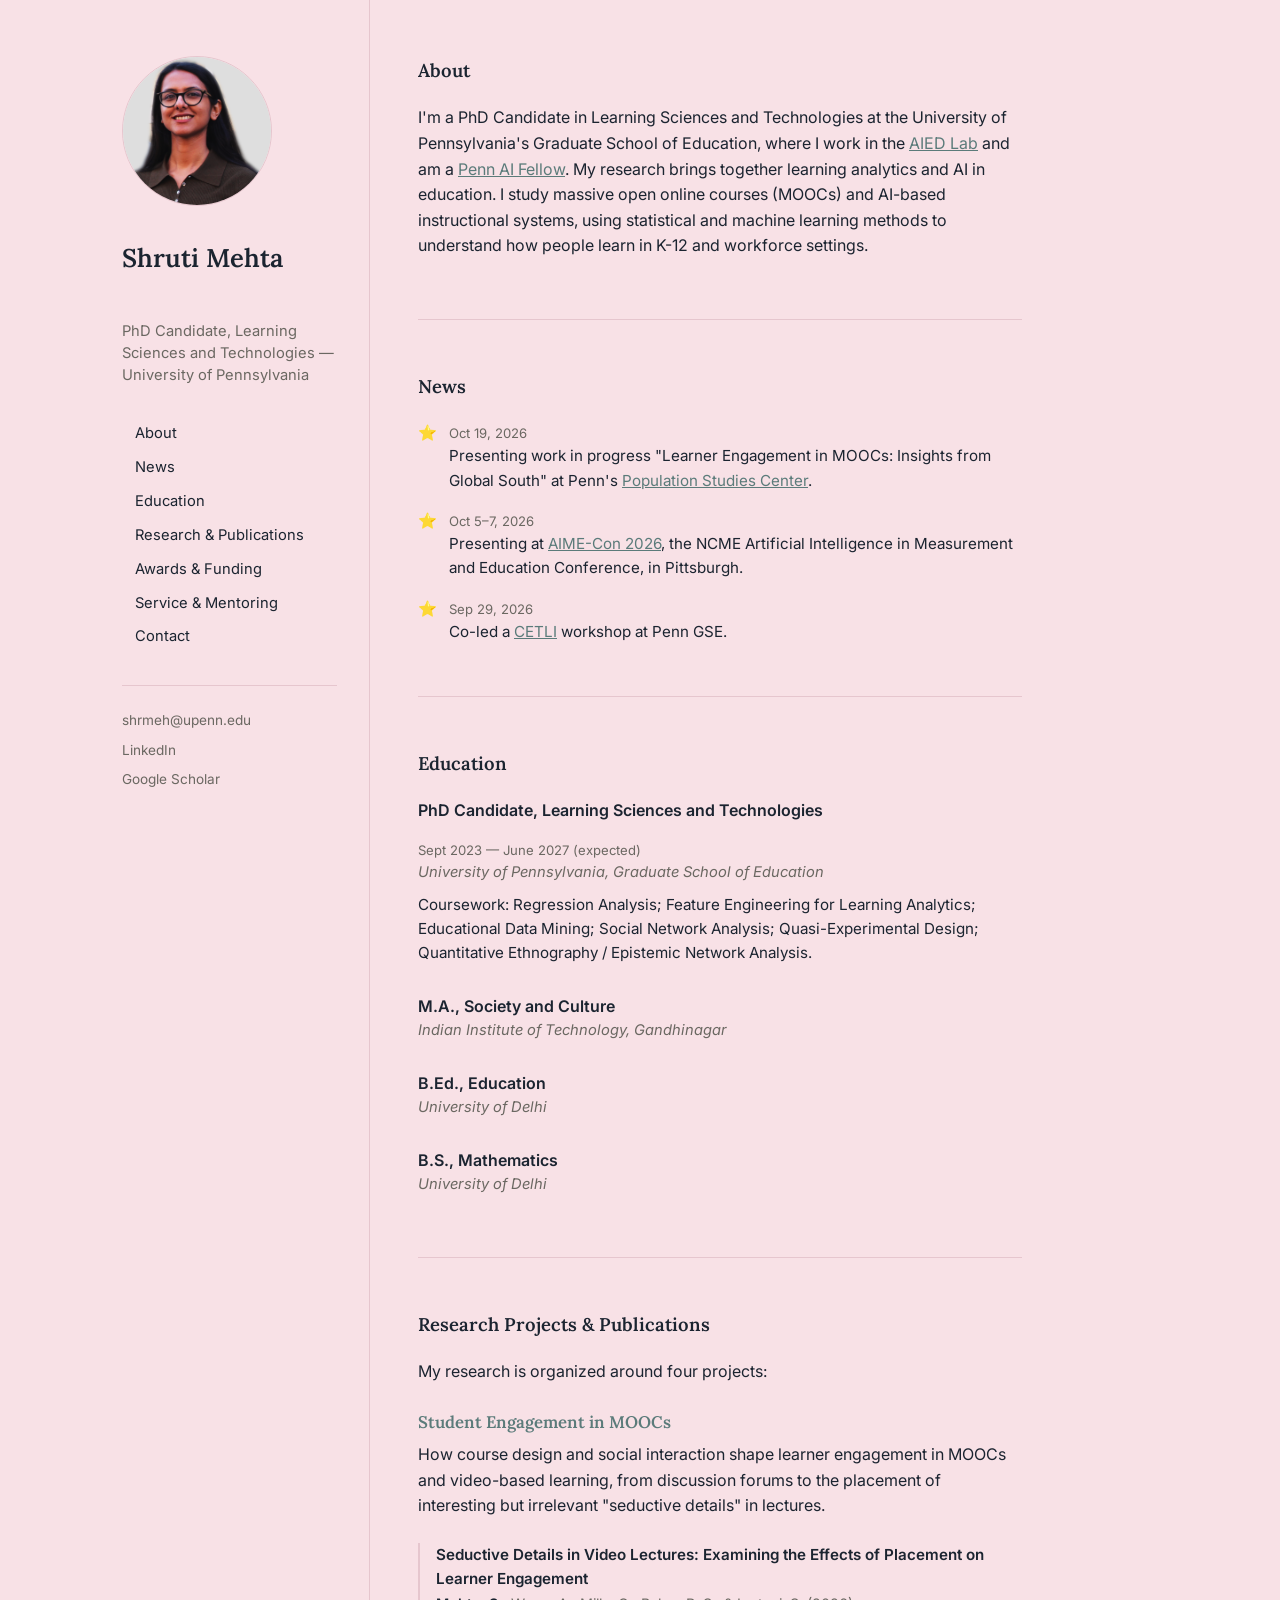
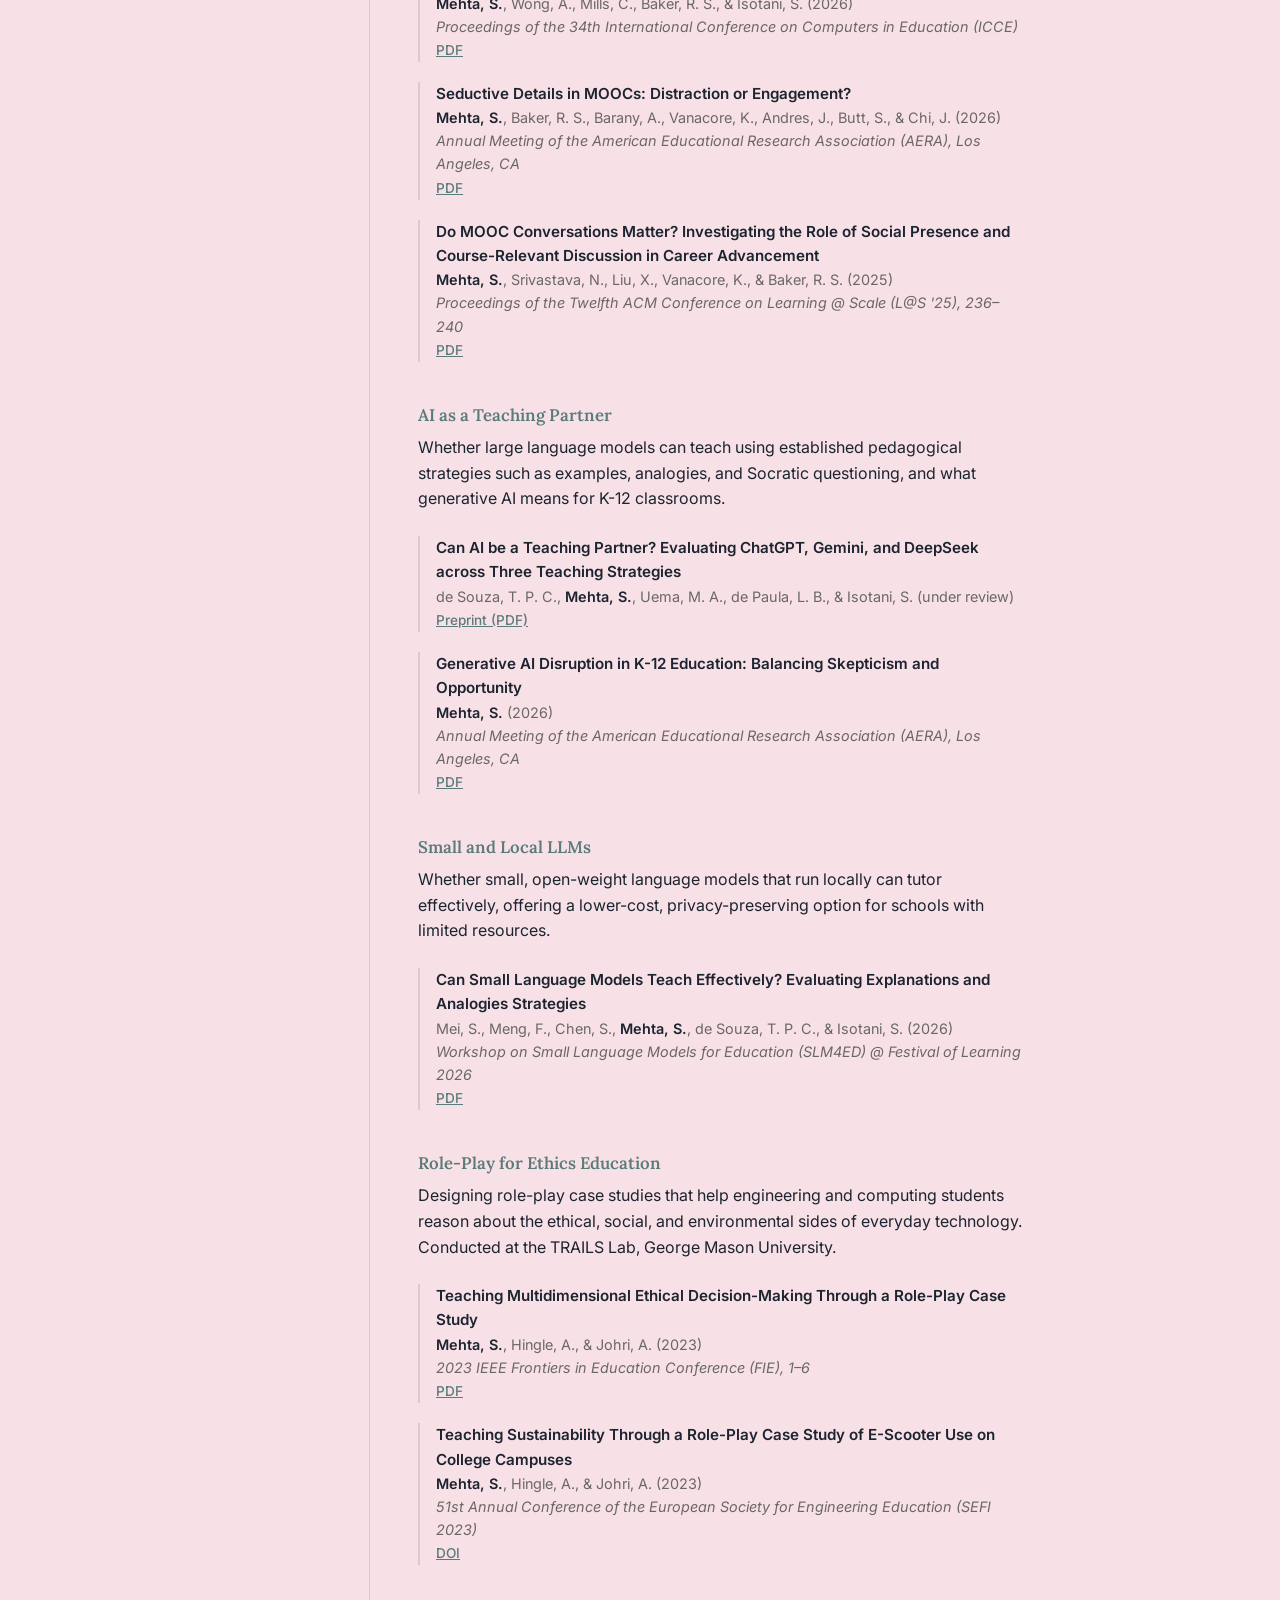
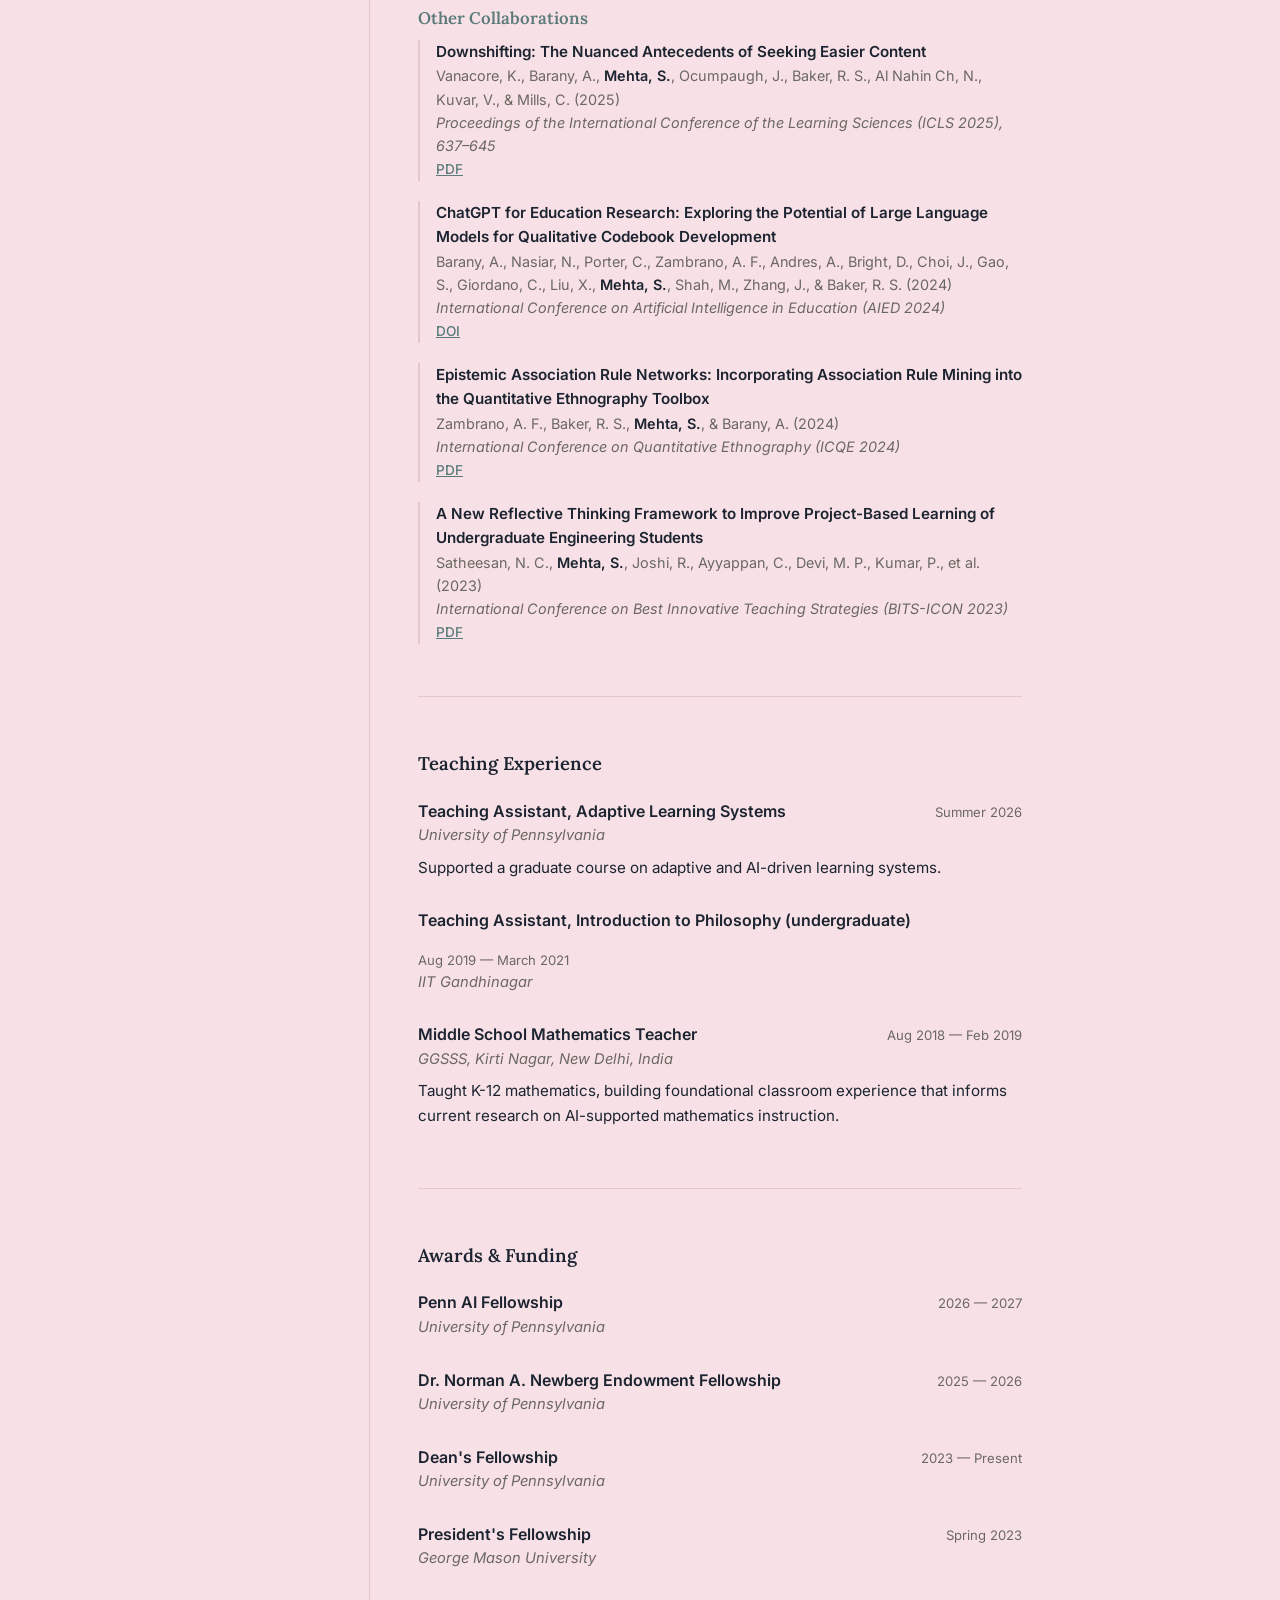
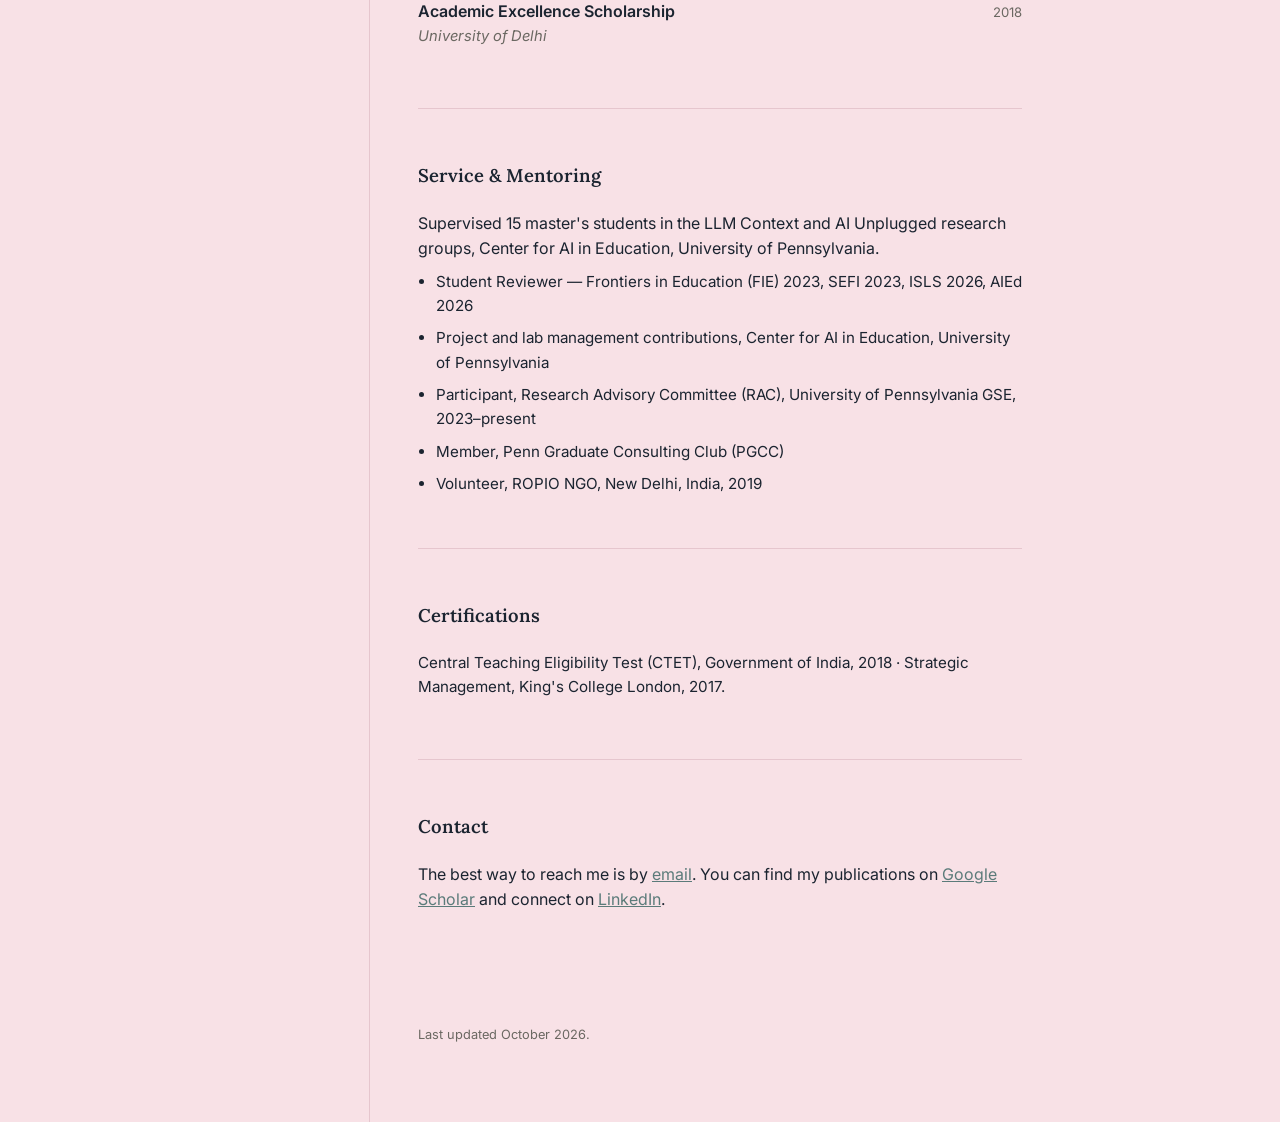
<file: index.html>
<!DOCTYPE html>
<html lang="en">
<head>
<meta charset="UTF-8">
<meta name="viewport" content="width=device-width, initial-scale=1.0">
<title>Shruti Mehta | PhD Candidate | Learning Sciences & Technologies | University of Pennsylvania</title>
<link rel="preconnect" href="https://fonts.googleapis.com">
<link rel="preconnect" href="https://fonts.gstatic.com" crossorigin>
<link href="https://fonts.googleapis.com/css2?family=Lora:ital,wght@0,400;0,500;0,600;1,400&family=Inter:wght@400;500;600&display=swap" rel="stylesheet">
<link rel="stylesheet" href="style.css">
</head>
<body>

<div class="layout">

  <header class="sidebar">
    <div class="sidebar-inner">
      <!-- CHANGED: removed a stray "<" before this image tag -->
      <img src="shruti_headshot.png" alt="Shruti Mehta" class="headshot">
      <h1 class="name">Shruti Mehta</h1>
      <p class="tagline">PhD Candidate, Learning Sciences and Technologies — University of Pennsylvania</p>

      <nav class="nav">
        <a href="#about">About</a>
        <a href="#news">News</a>   <!-- NEW: News tab -->
        <a href="#education">Education</a>
        <a href="#research">Research &amp; Publications</a>
        <a href="#awards">Awards &amp; Funding</a>
        <a href="#service">Service &amp; Mentoring</a>
        <a href="#contact">Contact</a>
      </nav>

      <!-- CHANGED: LinkedIn and Google Scholar now link to real profiles (were "#") -->
      <div class="sidebar-footer">
        <a href="mailto:shrmeh@upenn.edu">shrmeh@upenn.edu</a>
        <a href="https://www.linkedin.com/in/shruti-mehta-19466121a/" target="_blank" rel="noopener">LinkedIn</a>
        <a href="https://scholar.google.com/citations?user=c59vxVcAAAAJ&amp;hl=en" target="_blank" rel="noopener">Google Scholar</a>
      </div>
    </div>
  </header>

  <main class="content">

    <section id="about" class="section">
      <h2>About</h2>
       <p>
    I'm a PhD Candidate in Learning Sciences and Technologies at the University
    of Pennsylvania's Graduate School of Education, where I work in the
    <a href="https://www.gse.upenn.edu/our-expertise/artificial-intelligence-education-lab" target="_blank" rel="noopener">AIED Lab</a>
    and am a
    <a href="https://ai.upenn.edu/penn-ai-fellows" target="_blank" rel="noopener">Penn AI Fellow</a>.
    My research brings together learning analytics and AI in education. I study
    massive open online courses (MOOCs) and AI-based instructional systems,
    using statistical and machine learning methods to understand how people
    learn in K-12 and workforce settings.
    </p>
    </section>

    <!-- NEW: News section with twinkling stars. To add news, copy one <li> block,
         paste it at the top of the list, and edit the date and text. -->
    <section id="news" class="section">
      <h2>News</h2>
      <!-- CHANGED: added exact dates and put items newest first -->
      <ul class="news-list">
        <li>
          <span class="news-star" aria-hidden="true">⭐</span>
          <div>
            <span class="news-date">Oct 19, 2026</span>
            Presenting work in progress "Learner Engagement in MOOCs: Insights from Global South" at Penn's
            <a href="https://www.pop.upenn.edu/" target="_blank" rel="noopener">Population Studies Center</a>.
          </div>
        </li>
        <li>
          <span class="news-star" aria-hidden="true">⭐</span>
          <div>
            <span class="news-date">Oct 5–7, 2026</span>
            Presenting at <a href="https://aclanthology.org/venues/aimecon/" target="_blank" rel="noopener">AIME-Con 2026</a>,
            the NCME Artificial Intelligence in Measurement and Education Conference, in Pittsburgh.
          </div>
        </li>
        <li>
          <span class="news-star" aria-hidden="true">⭐</span>
          <div>
            <span class="news-date">Sep 29, 2026</span>
            Co-led a <a href="https://cetli.upenn.edu/" target="_blank" rel="noopener">CETLI</a> workshop at Penn GSE.
          </div>
        </li>
      </ul>
    </section>
    <!-- END of new News section -->

    <section id="education" class="section">
      <h2>Education</h2>
      <div class="entry">
        <div class="entry-header">
          <h3>PhD Candidate, Learning Sciences and Technologies</h3>
          <span class="entry-date">Sept 2023 — June 2027 (expected)</span>
        </div>
        <p class="entry-org">University of Pennsylvania, Graduate School of Education</p>
        <p class="entry-detail">
          Coursework: Regression Analysis; Feature Engineering for Learning Analytics;
          Educational Data Mining; Social Network Analysis; Quasi-Experimental Design;
          Quantitative Ethnography / Epistemic Network Analysis.
        </p>
      </div>

      <div class="entry">
        <div class="entry-header">
          <h3>M.A., Society and Culture</h3>
        </div>
        <p class="entry-org">Indian Institute of Technology, Gandhinagar</p>
      </div>

      <div class="entry">
        <div class="entry-header">
          <h3>B.Ed., Education</h3>
        </div>
        <p class="entry-org">University of Delhi</p>
      </div>

      <div class="entry">
        <div class="entry-header">
          <h3>B.S., Mathematics</h3>
        </div>
        <p class="entry-org">University of Delhi</p>
      </div>
    </section>

    <section id="research" class="section">
      <h2>Research Projects &amp; Publications</h2>
      <p class="project-summary">My research is organized around four projects: </p>
 
      <div id="moocs" class="project">
      <h3 class="project-title">Student Engagement in MOOCs</h3>
      <p class="project-summary">
        How course design and social interaction shape learner engagement in
        MOOCs and video-based learning, from discussion forums to the
        placement of interesting but irrelevant "seductive details" in lectures.
      </p>
      <ul class="pubs">
        <li>
          <span class="pub-title">Seductive Details in Video Lectures: Examining the Effects of Placement on Learner Engagement</span>
          <span class="pub-authors"><strong>Mehta, S.</strong>, Wong, A., Mills, C., Baker, R. S., &amp; Isotani, S. (2026)</span>
          <span class="pub-venue">Proceedings of the 34th International Conference on Computers in Education (ICCE)</span>
          <a class="pub-link" href="https://learninganalytics.upenn.edu/ryanbaker/ICCE2026_Camera-ready_sm3.pdf" target="_blank" rel="noopener">PDF</a>
        </li>
        <li>
          <span class="pub-title">Seductive Details in MOOCs: Distraction or Engagement?</span>
          <span class="pub-authors"><strong>Mehta, S.</strong>, Baker, R. S., Barany, A., Vanacore, K., Andres, J., Butt, S., &amp; Chi, J. (2026)</span>
          <span class="pub-venue">Annual Meeting of the American Educational Research Association (AERA), Los Angeles, CA</span>
          <a class="pub-link" href="https://www.researchgate.net/profile/Ryan-Baker-2/publication/401086351_Seductive_Details_in_MOOCs_Distraction_or_Engagement/links/699c64b312f837212a1dd82c/Seductive-Details-in-MOOCs-Distraction-or-Engagement.pdf" target="_blank" rel="noopener">PDF</a>
        </li>
        <li>
          <span class="pub-title">Do MOOC Conversations Matter? Investigating the Role of Social Presence and Course-Relevant Discussion in Career Advancement</span>
          <span class="pub-authors"><strong>Mehta, S.</strong>, Srivastava, N., Liu, X., Vanacore, K., &amp; Baker, R. S. (2025)</span>
          <span class="pub-venue">Proceedings of the Twelfth ACM Conference on Learning @ Scale (L@S '25), 236–240</span>
          <a class="pub-link" href="https://dl.acm.org/doi/pdf/10.1145/3698205.3733930" target="_blank" rel="noopener">PDF</a>
        </li>
      </ul>
      </div>
 
      <div id="teaching-partner" class="project">
      <h3 class="project-title">AI as a Teaching Partner</h3>
      <p class="project-summary">
        Whether large language models can teach using established pedagogical
        strategies such as examples, analogies, and Socratic questioning, and
        what generative AI means for K-12 classrooms.
      </p>
      <ul class="pubs">
        <li>
          <span class="pub-title">Can AI be a Teaching Partner? Evaluating ChatGPT, Gemini, and DeepSeek across Three Teaching Strategies</span>
          <span class="pub-authors">de Souza, T. P. C., <strong>Mehta, S.</strong>, Uema, M. A., de Paula, L. B., &amp; Isotani, S. (under review)</span>
          <a class="pub-link" href="https://arxiv.org/pdf/2603.26673" target="_blank" rel="noopener">Preprint (PDF)</a>
        </li>
        <li>
          <span class="pub-title">Generative AI Disruption in K-12 Education: Balancing Skepticism and Opportunity</span>
          <span class="pub-authors"><strong>Mehta, S.</strong> (2026)</span>
          <span class="pub-venue">Annual Meeting of the American Educational Research Association (AERA), Los Angeles, CA</span>
          <a class="pub-link" href="https://www.researchgate.net/profile/Shruti-Mehta-12/publication/411065391_Generative_AI_Disruption_in_K-12_Education_Balancing_Skepticism_and_Opportunity/links/6a6d3e6bb0f5ac1f8eca0aba/Generative-AI-Disruption-in-K-12-Education-Balancing-Skepticism-and-Opportunity.pdf" target="_blank" rel="noopener">PDF</a>
        </li>
      </ul>
      </div>
 
      <div id="small-llms" class="project">
      <h3 class="project-title">Small and Local LLMs</h3>
      <p class="project-summary">
        Whether small, open-weight language models that run locally can tutor
        effectively, offering a lower-cost, privacy-preserving option for
        schools with limited resources.
      </p>
      <ul class="pubs">
        <li>
          <span class="pub-title">Can Small Language Models Teach Effectively? Evaluating Explanations and Analogies Strategies</span>
          <span class="pub-authors">Mei, S., Meng, F., Chen, S., <strong>Mehta, S.</strong>, de Souza, T. P. C., &amp; Isotani, S. (2026)</span>
          <span class="pub-venue">Workshop on Small Language Models for Education (SLM4ED) @ Festival of Learning 2026</span>
          <a class="pub-link" href="https://slm4ed-workshop.github.io/papers/paper5.pdf" target="_blank" rel="noopener">PDF</a>
        </li>
      </ul>
      </div>
 
      <div id="role-play" class="project">
      <h3 class="project-title">Role-Play for Ethics Education</h3>
      <p class="project-summary">
        Designing role-play case studies that help engineering and computing
        students reason about the ethical, social, and environmental sides of
        everyday technology. Conducted at the TRAILS Lab, George Mason University.
      </p>
      <ul class="pubs">
        <li>
          <span class="pub-title">Teaching Multidimensional Ethical Decision-Making Through a Role-Play Case Study</span>
          <span class="pub-authors"><strong>Mehta, S.</strong>, Hingle, A., &amp; Johri, A. (2023)</span>
          <span class="pub-venue">2023 IEEE Frontiers in Education Conference (FIE), 1–6</span>
          <a class="pub-link" href="https://par.nsf.gov/servlets/purl/10504070" target="_blank" rel="noopener">PDF</a>
        </li>
        <li>
          <span class="pub-title">Teaching Sustainability Through a Role-Play Case Study of E-Scooter Use on College Campuses</span>
          <span class="pub-authors"><strong>Mehta, S.</strong>, Hingle, A., &amp; Johri, A. (2023)</span>
          <span class="pub-venue">51st Annual Conference of the European Society for Engineering Education (SEFI 2023)</span>
          <a class="pub-link" href="https://doi.org/10.21427/ezxc-6m65" target="_blank" rel="noopener">DOI</a>
        </li>
      </ul>
      </div>
 
      <div id="other" class="project">
      <h3 class="project-title">Other Collaborations</h3>
      <ul class="pubs">
        <li>
          <span class="pub-title">Downshifting: The Nuanced Antecedents of Seeking Easier Content</span>
          <span class="pub-authors">Vanacore, K., Barany, A., <strong>Mehta, S.</strong>, Ocumpaugh, J., Baker, R. S., Al Nahin Ch, N., Kuvar, V., &amp; Mills, C. (2025)</span>
          <span class="pub-venue">Proceedings of the International Conference of the Learning Sciences (ICLS 2025), 637–645</span>
          <a class="pub-link" href="https://repository.isls.org/bitstream/1/11787/1/ICLS2025_637-645.pdf" target="_blank" rel="noopener">PDF</a>
        </li>
        <li>
          <span class="pub-title">ChatGPT for Education Research: Exploring the Potential of Large Language Models for Qualitative Codebook Development</span>
          <span class="pub-authors">Barany, A., Nasiar, N., Porter, C., Zambrano, A. F., Andres, A., Bright, D., Choi, J., Gao, S., Giordano, C., Liu, X., <strong>Mehta, S.</strong>, Shah, M., Zhang, J., &amp; Baker, R. S. (2024)</span>
          <span class="pub-venue">International Conference on Artificial Intelligence in Education (AIED 2024)</span>
          <a class="pub-link" href="https://doi.org/10.1007/978-3-031-64299-9_10" target="_blank" rel="noopener">DOI</a>
        </li>
        <li>
          <span class="pub-title">Epistemic Association Rule Networks: Incorporating Association Rule Mining into the Quantitative Ethnography Toolbox</span>
          <span class="pub-authors">Zambrano, A. F., Baker, R. S., <strong>Mehta, S.</strong>, &amp; Barany, A. (2024)</span>
          <span class="pub-venue">International Conference on Quantitative Ethnography (ICQE 2024)</span>
          <a class="pub-link" href="https://learninganalytics.upenn.edu/ryanbaker/paper_588.pdf" target="_blank" rel="noopener">PDF</a>
        </li>
        <li>
          <span class="pub-title">A New Reflective Thinking Framework to Improve Project-Based Learning of Undergraduate Engineering Students</span>
          <span class="pub-authors">Satheesan, N. C., <strong>Mehta, S.</strong>, Joshi, R., Ayyappan, C., Devi, M. P., Kumar, P., et al. (2023)</span>
          <span class="pub-venue">International Conference on Best Innovative Teaching Strategies (BITS-ICON 2023)</span>
          <a class="pub-link" href="https://www.researchgate.net/profile/As-Jalandharachari-2/publication/398953430_Redesigning_the_Content_in_Line_with_STEAM_Education_and_Achievement_in_Mathematics_Creative_Pedagogical_Approach_at_School_Level/links/69496ed0a1fd0179890a4bb1/Redesigning-the-Content-in-Line-with-STEAM-Education-and-Achievement-in-Mathematics-Creative-Pedagogical-Approach-at-School-Level.pdf#page=320" target="_blank" rel="noopener">PDF</a>
        </li>
      </ul>
      </div>
    </section>
 
    <section id="teaching-experience" class="section">
      <h2>Teaching Experience</h2>
 
      <div class="entry">
        <div class="entry-header">
          <h3>Teaching Assistant, Adaptive Learning Systems</h3>
          <span class="entry-date">Summer 2026</span>
        </div>
        <p class="entry-org">University of Pennsylvania</p>
        <!-- CHANGED: fixed typo "an graduate" to "a graduate" -->
        <p class="entry-detail">Supported a graduate course on adaptive and AI-driven learning systems.</p>
      </div>
 
      <div class="entry">
        <div class="entry-header">
          <h3>Teaching Assistant, Introduction to Philosophy (undergraduate)</h3>
          <span class="entry-date">Aug 2019 — March 2021</span>
        </div>
        <p class="entry-org">IIT Gandhinagar</p>
      </div>
 
      <div class="entry">
        <div class="entry-header">
          <h3>Middle School Mathematics Teacher</h3>
          <span class="entry-date">Aug 2018 — Feb 2019</span>
        </div>
        <p class="entry-org">GGSSS, Kirti Nagar, New Delhi, India</p>
        <p class="entry-detail">
          Taught K-12 mathematics, building foundational classroom experience
          that informs current research on AI-supported mathematics instruction.
        </p>
      </div>
    </section>

    <section id="awards" class="section">
      <h2>Awards &amp; Funding</h2>

      <div class="entry">
        <div class="entry-header">
          <h3>Penn AI Fellowship</h3>
          <span class="entry-date">2026 — 2027</span>
        </div>
        <p class="entry-org">University of Pennsylvania</p>
      </div>

      <div class="entry">
        <div class="entry-header">
          <h3>Dr. Norman A. Newberg Endowment Fellowship</h3>
          <span class="entry-date">2025 — 2026</span>
        </div>
        <p class="entry-org">University of Pennsylvania</p>
      </div>

      <div class="entry">
        <div class="entry-header">
          <h3>Dean's Fellowship</h3>
          <span class="entry-date">2023 — Present</span>
        </div>
        <p class="entry-org">University of Pennsylvania</p>
      </div>

      <div class="entry">
        <div class="entry-header">
          <h3>President's Fellowship</h3>
          <span class="entry-date">Spring 2023</span>
        </div>
        <p class="entry-org">George Mason University</p>
      </div>

      <div class="entry">
        <div class="entry-header">
          <h3>Academic Excellence Scholarship</h3>
          <span class="entry-date">2018</span>
        </div>
        <p class="entry-org">University of Delhi</p>
      </div>
    </section>

    <section id="service" class="section">
      <h2>Service &amp; Mentoring</h2>

      <p>
        Supervised 15 master's students in the LLM Context and AI Unplugged research
        groups, Center for AI in Education, University of Pennsylvania.
      </p>

      <ul>
        <li>Student Reviewer — Frontiers in Education (FIE) 2023, SEFI 2023, ISLS 2026, AIEd 2026</li>
        <li>Project and lab management contributions, Center for AI in Education, University of Pennsylvania</li>
        <li>Participant, Research Advisory Committee (RAC), University of Pennsylvania GSE, 2023–present</li>
        <li>Member, Penn Graduate Consulting Club (PGCC)</li>
        <li>Volunteer, ROPIO NGO, New Delhi, India, 2019</li>
      </ul>
    </section>

    <!-- CHANGED: Certifications was left outside any section when Skills was
         removed, which broke the page structure. It now has its own section. -->
    <section id="certifications" class="section">
      <h2>Certifications</h2>
      <div class="entry">
        <p class="entry-detail">
          Central Teaching Eligibility Test (CTET), Government of India, 2018 ·
          Strategic Management, King's College London, 2017.
        </p>
      </div>
    </section>

    <!-- CHANGED: Google Scholar link below now points to your profile (was "#") -->
    <section id="contact" class="section">
      <h2>Contact</h2>
      <p>
        The best way to reach me is by <a href="mailto:shrmeh@upenn.edu">email</a>.
        You can find my publications on <a href="https://scholar.google.com/citations?user=c59vxVcAAAAJ&amp;hl=en" target="_blank" rel="noopener">Google Scholar</a>
        and connect on <a href="https://www.linkedin.com/in/shruti-mehta-19466121a/" target="_blank" rel="noopener">LinkedIn</a>.
      </p>
    </section>

    <footer class="page-footer">
      <!-- CHANGED: updated date -->
      <p>Last updated October 2026.</p>
    </footer>

  </main>

</div>

</body>
</html>
</file>
<file: style.css>
:root {
  --ink: #1B2430;
  --paper: #F8E1E6;   /* CHANGED: pink background (was #FAF9F5) */
  --accent: #5B7B7A;
  --muted: #6B6862;
  --rule: #E6C6CE;    /* CHANGED: pink-tinted divider lines (was #DDD9CF) */
}

* {
  box-sizing: border-box;
}

html {
  scroll-behavior: smooth;
}

body {
  margin: 0;
  background: var(--paper);
  color: var(--ink);
  font-family: 'Inter', -apple-system, sans-serif;
  font-size: 16px;
  line-height: 1.6;
}

.layout {
  display: flex;
  max-width: 1100px;
  margin: 0 auto;
  min-height: 100vh;
}

/* Sidebar */

.sidebar {
  width: 280px;
  flex-shrink: 0;
  border-right: 1px solid var(--rule);
  padding: 3.5rem 2rem;
}

.sidebar-inner {
  position: sticky;
  top: 3.5rem;
  display: flex;
  flex-direction: column;
  gap: 2.25rem;
}

.name {
  font-family: 'Lora', Georgia, serif;
  font-size: 1.6rem;
  font-weight: 600;
  margin: 0;
  line-height: 1.25;
}

.tagline {
  margin: 0.6rem 0 0;
  color: var(--muted);
  font-size: 0.92rem;
  line-height: 1.5;
}

.nav {
  display: flex;
  flex-direction: column;
  gap: 0.65rem;
}

.nav a {
  color: var(--ink);
  text-decoration: none;
  font-size: 0.92rem;
  border-left: 2px solid transparent;
  padding-left: 0.7rem;
  transition: border-color 0.15s ease, color 0.15s ease;
}

.nav a:hover {
  border-left-color: var(--accent);
  color: var(--accent);
}

.sidebar-footer {
  display: flex;
  flex-direction: column;
  gap: 0.5rem;
  padding-top: 1.5rem;
  border-top: 1px solid var(--rule);
}

.sidebar-footer a {
  color: var(--muted);
  font-size: 0.85rem;
  text-decoration: none;
}

.sidebar-footer a:hover {
  color: var(--accent);
}

/* CHANGED: headshot style moved here from inside the mobile section,
   where a missing } stopped it working on desktop */
.headshot {
  width: 150px;    /* CHANGED: bigger photo (was 108px) */
  height: 150px;   /* CHANGED: bigger photo (was 108px) */
  border-radius: 50%;
  object-fit: cover;
  border: 1px solid var(--rule);
}

/* Main content */

.content {
  flex: 1;
  padding: 3.5rem 3rem 4rem;
  max-width: 700px;
}

.section {
  margin-bottom: 3.25rem;
  padding-bottom: 3.25rem;
  border-bottom: 1px solid var(--rule);
}

.section:last-of-type {
  border-bottom: none;
}

.section h2 {
  font-family: 'Lora', Georgia, serif;
  font-size: 1.15rem;
  font-weight: 600;
  margin: 0 0 1.25rem;
}

.section p {
  margin: 0 0 0.5rem;
  max-width: 62ch;
}

.section ul {
  margin: 0.5rem 0 0;
  padding-left: 1.1rem;
  max-width: 62ch;
}

.section li {
  font-size: 0.95rem;
  margin-bottom: 0.5rem;
}

.section li:last-child {
  margin-bottom: 0;
}

.section a {
  color: var(--accent);
}

.entry {
  margin-bottom: 1.75rem;
}

.entry:last-child {
  margin-bottom: 0;
}

.entry-header {
  display: flex;
  justify-content: space-between;
  align-items: baseline;
  gap: 1rem;
  flex-wrap: wrap;
}

.entry-header h3 {
  font-size: 1rem;
  font-weight: 600;
  margin: 0;
}

.entry-date {
  font-size: 0.82rem;
  color: var(--muted);
  white-space: nowrap;
}

.entry-org {
  font-style: italic;
  color: var(--muted);
  font-size: 0.92rem;
  margin: 0.2rem 0 0.4rem;
}

.entry-detail {
  font-size: 0.95rem;
  margin: 0;
}

.page-footer {
  color: var(--muted);
  font-size: 0.8rem;
}

/* NEW: News section with twinkling stars */

.news-list {
  list-style: none;
  padding-left: 0 !important;
  margin: 0;
}

.news-list li {
  display: flex;
  gap: 0.75rem;
  align-items: baseline;
  margin-bottom: 1rem !important;
}

.news-list li:last-child {
  margin-bottom: 0 !important;
}

.news-date {
  display: block;
  font-size: 0.82rem;
  color: var(--muted);
}

.news-star {
  display: inline-block;
  flex-shrink: 0;
  animation: twinkle 2.4s ease-in-out infinite;
}

/* each star twinkles a little after the one above it */
.news-list li:nth-child(2) .news-star { animation-delay: 0.8s; }
.news-list li:nth-child(3) .news-star { animation-delay: 1.6s; }

@keyframes twinkle {
  0%, 100% { transform: scale(1) rotate(0deg); opacity: 1; }
  50%      { transform: scale(1.25) rotate(18deg); opacity: 0.7; }
}

/* NEW: styles for the Research Projects section (everything down to
   "Responsive" is new) */

.project {
  margin-bottom: 2.5rem;
  scroll-margin-top: 1.5rem;
}

.project:last-child {
  margin-bottom: 0;
}

.project-title {
  font-family: 'Lora', Georgia, serif;
  font-size: 1.05rem;
  font-weight: 600;
  margin: 0 0 0.4rem;
  color: var(--accent);
}

.project-summary {
  margin-bottom: 1.5rem !important;
}

.pubs {
  list-style: none;
  padding-left: 0 !important;
  margin: 0;
}

.pubs li {
  padding-left: 1rem;
  border-left: 2px solid var(--rule);
  margin-bottom: 1.25rem !important;
}

.pubs li:last-child {
  margin-bottom: 0 !important;
}

.pub-title {
  display: block;
  font-weight: 600;
  color: var(--ink);
}

.pub-authors,
.pub-venue {
  display: block;
  color: var(--muted);
  font-size: 0.9rem;
}

.pub-venue {
  font-style: italic;
}

.pub-authors strong {
  color: var(--ink);
  font-weight: 600;
}

.pub-link {
  font-size: 0.85rem;
  font-weight: 500;
}

/* Responsive */

@media (max-width: 800px) {
  .layout {
    flex-direction: column;
  }

  .sidebar {
    width: 100%;
    border-right: none;
    border-bottom: 1px solid var(--rule);
    padding: 2rem 1.5rem;
  }

  .sidebar-inner {
    position: static;
  }

  .nav {
    flex-direction: row;
    flex-wrap: wrap;
    gap: 1rem;
  }

  .nav a {
    border-left: none;
    padding-left: 0;
    border-bottom: 2px solid transparent;
  }

  .nav a:hover {
    border-left: none;
    border-bottom-color: var(--accent);
  }

  .sidebar-footer {
    flex-direction: row;
    flex-wrap: wrap;
    gap: 1.25rem;
  }

  .content {
    padding: 2.5rem 1.5rem 3rem;
    max-width: 100%;
  }   /* CHANGED: added this missing closing brace */
}

@media (prefers-reduced-motion: reduce) {
  html {
    scroll-behavior: auto;
  }

  /* NEW: stars stay still for visitors who turn off animations */
  .news-star {
    animation: none;
  }
}
</file>
